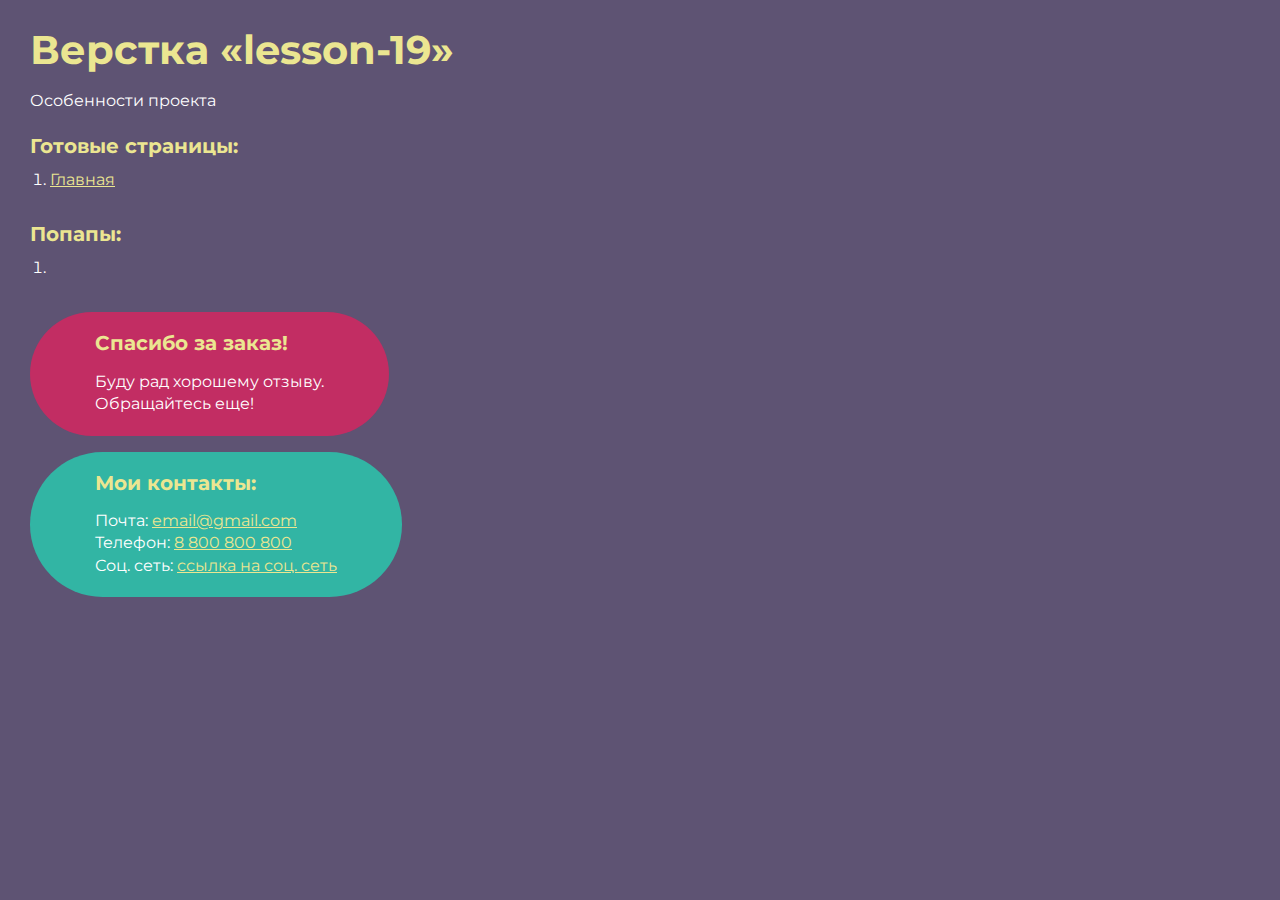
<file: index.html>
<!DOCTYPE html>
<html>

<head>
	<meta charset="UTF-8">
	<meta name="viewport" content="width=device-width, initial-scale=1.0">
	<title>Верстка «урок-19»</title>
</head>

<body>
	<div class="rootpage">
		<h1>Верстка «lesson-19»</h1>
		<div class="rootpage__info">
			Особенности проекта
		</div>
		<h2>Готовые страницы:</h2>
		<ol class="rootpage__list">
			<li><a target="_blank" href="home.html">Главная</a></li>
		</ol>
		<h2>Попапы:</h2>
		<ol class="rootpage__list">
			<li><a target="_blank" href="home.html#"></a></li>
		</ol>
		<div class="rootpage__tnx">
			<h2>Спасибо за заказ!</h2>
			<p>Буду рад хорошему отзыву.</p>
			<p>Обращайтесь еще!</p>
		</div>
		<div class="rootpage__contacts">
			<h2>Мои контакты:</h2>
			<p>Почта: <a href="mailto:email@gmail.com">email@gmail.com</a></p>
			<p>Телефон: <a href="tel:8800800800">8 800 800 800</a></p>
			<p>Соц. сеть: <a href="">ссылка на соц. сеть</a></p>
		</div>
	</div>
</body>
<style>
	@charset "UTF-8";
	@import url("https://fonts.googleapis.com/css?family=Montserrat:regular,700&display=swap");

	*,
	*::before,
	*::after {
		padding: 0px;
		margin: 0px;
		border: 0px;
		box-sizing: border-box;
	}

	html,
	body {
		height: 100%;
		margin: 0;
		padding: 0;
		min-width: 320px;
		width: 100%;
		color: #fff;
		background-color: #5e5373;
	}

	body {
		font-family: Montserrat;
		font-size: 100%;
		line-height: 1;
		font-size: 1rem;
	}

	a {
		text-decoration: underline;
		color: #ebe691
	}

	a:visited {
		text-decoration: underline;
		color: #aaa768;
	}

	a:hover {
		text-decoration: none;
	}

	ul li {
		list-style: none;
	}

	img {
		vertical-align: top;
	}

	.wrapper {
		width: 100%;
		min-height: 100%;
		overflow: hidden;
	}

	.rootpage {
		padding: 30px;
		display: flex;
		flex-direction: column;
		align-items: flex-start;
	}

	@media (max-width: 767px) {
		.rootpage {
			padding: 30px 15px;
		}
	}

	h1 {
		color: #ebe691;
		font-size: 2.5rem;
		margin: 0px 0px 1.25rem 0px;
	}

	@media (max-width: 767px) {
		h1 {
			font-size: 1.85rem;
			margin: 0px 0px 1.25rem 0px;
		}
	}

	h2 {
		color: #ebe691;
		font-size: 1.25rem;
		margin: 0px 0px 1rem 0px;
	}

	@media (max-width: 767px) {
		h2 {
			font-size: 1.125rem;
			margin: 0px 0px 1rem 0px;
		}
	}

	.rootpage__info {
		line-height: 140%;
		margin: 0px 0px 1.5rem 0px;
	}

	.rootpage__list {
		margin: 0px 0px 2.25rem 1.25rem;
	}

	.rootpage__list li:not(:last-child) {
		margin: 0px 0px 15px 0px;
	}

	.rootpage__contacts,
	.rootpage__tnx {
		border-radius: 200px;
		padding: 20px 65px;
		line-height: 140%;
	}

	@media (max-width: 767px) {

		.rootpage__contacts,
		.rootpage__tnx {
			border-radius: 40px;
			padding: 20px;
		}
	}

	.rootpage__contacts {
		background: #32b5a4;

	}

	.rootpage__contacts a {
		color: #ebe691;
	}

	.rootpage__tnx {
		background: #c22d63;
		margin: 0px 0px 1rem 0px;
	}
</style>

</html>
</file>
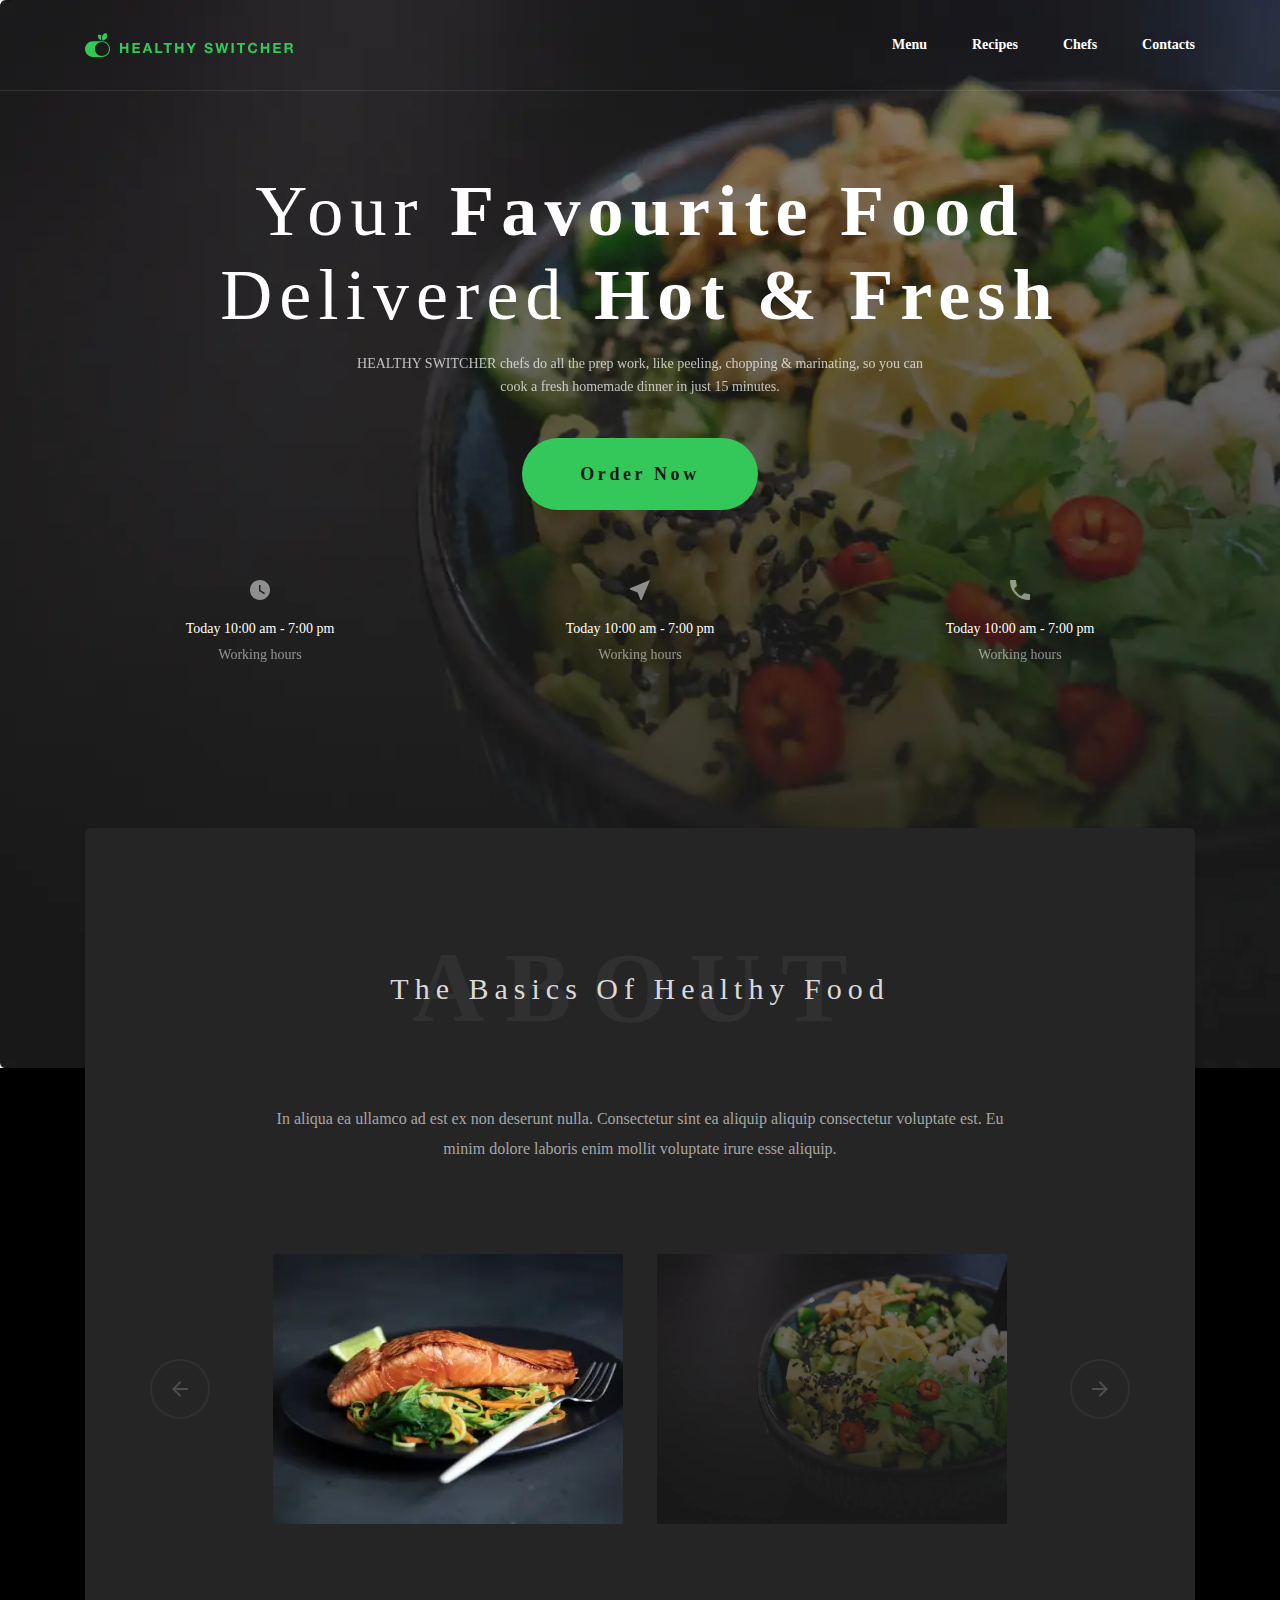
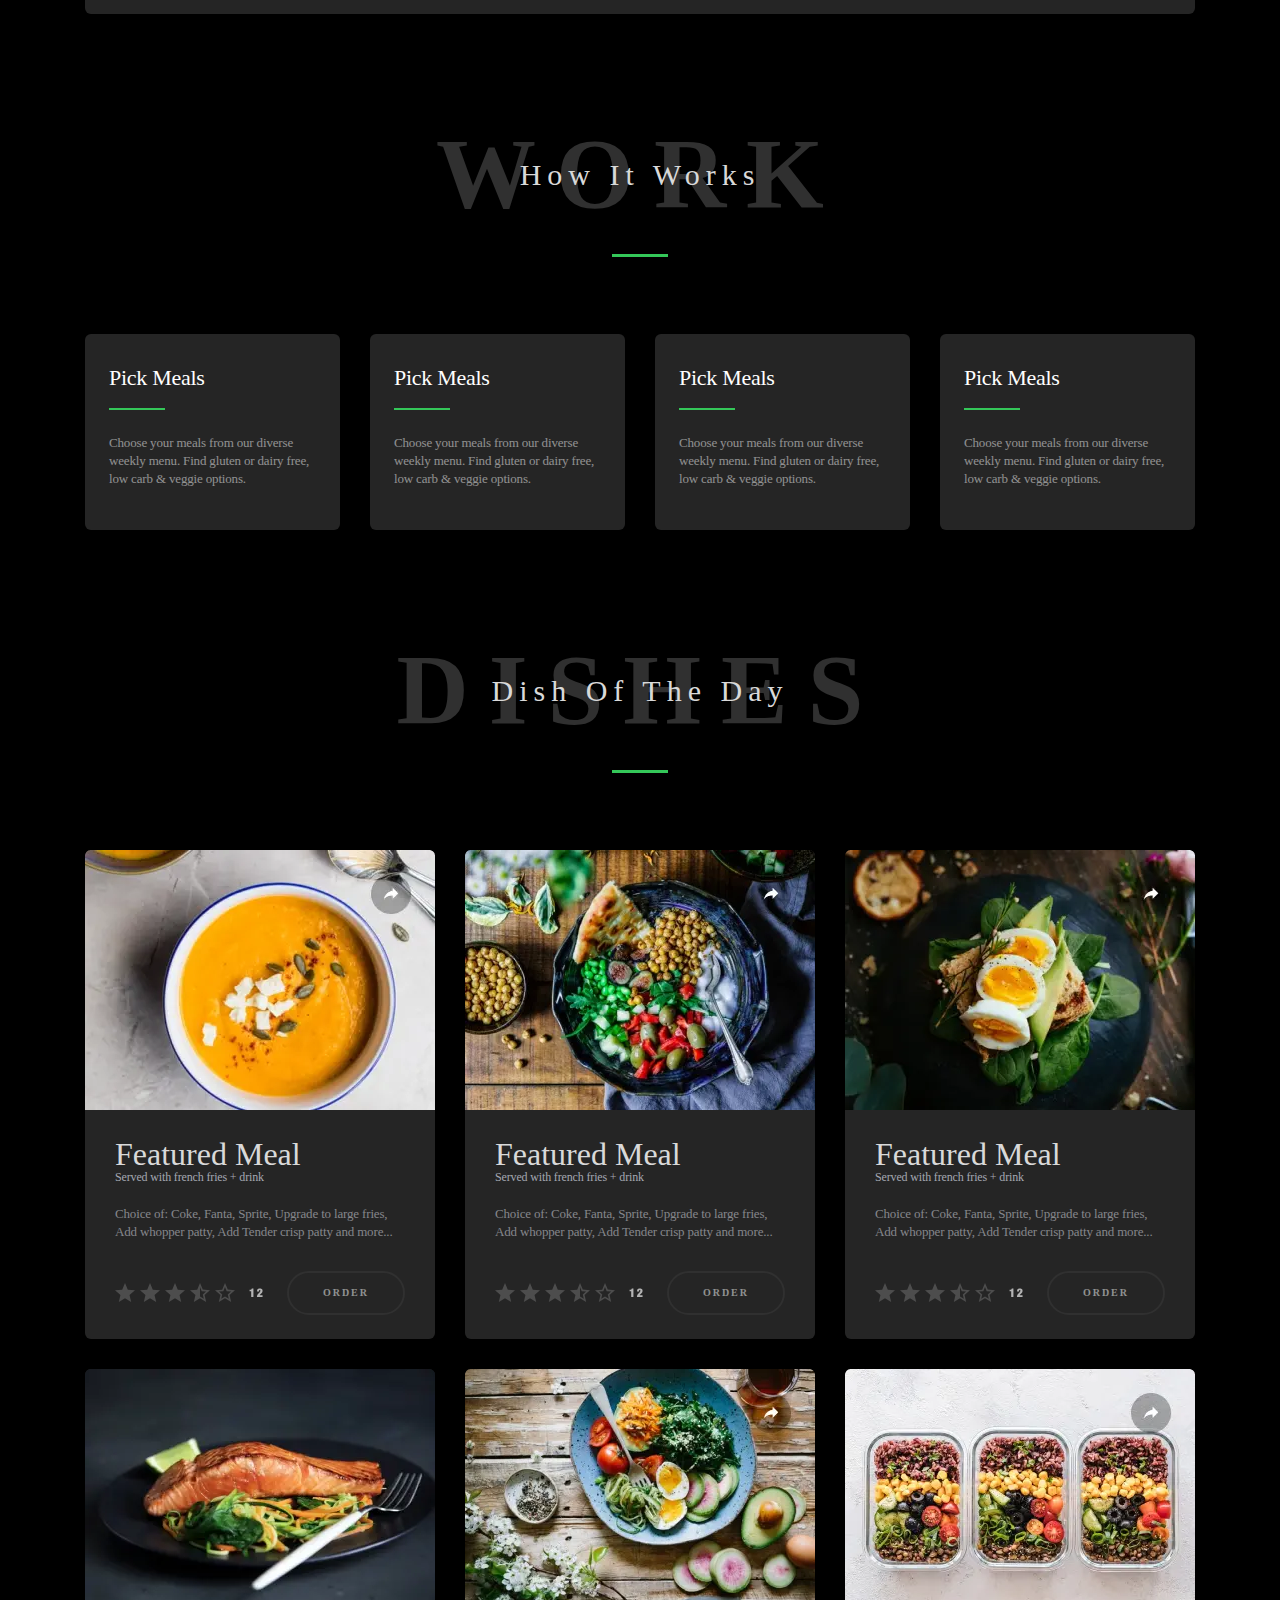
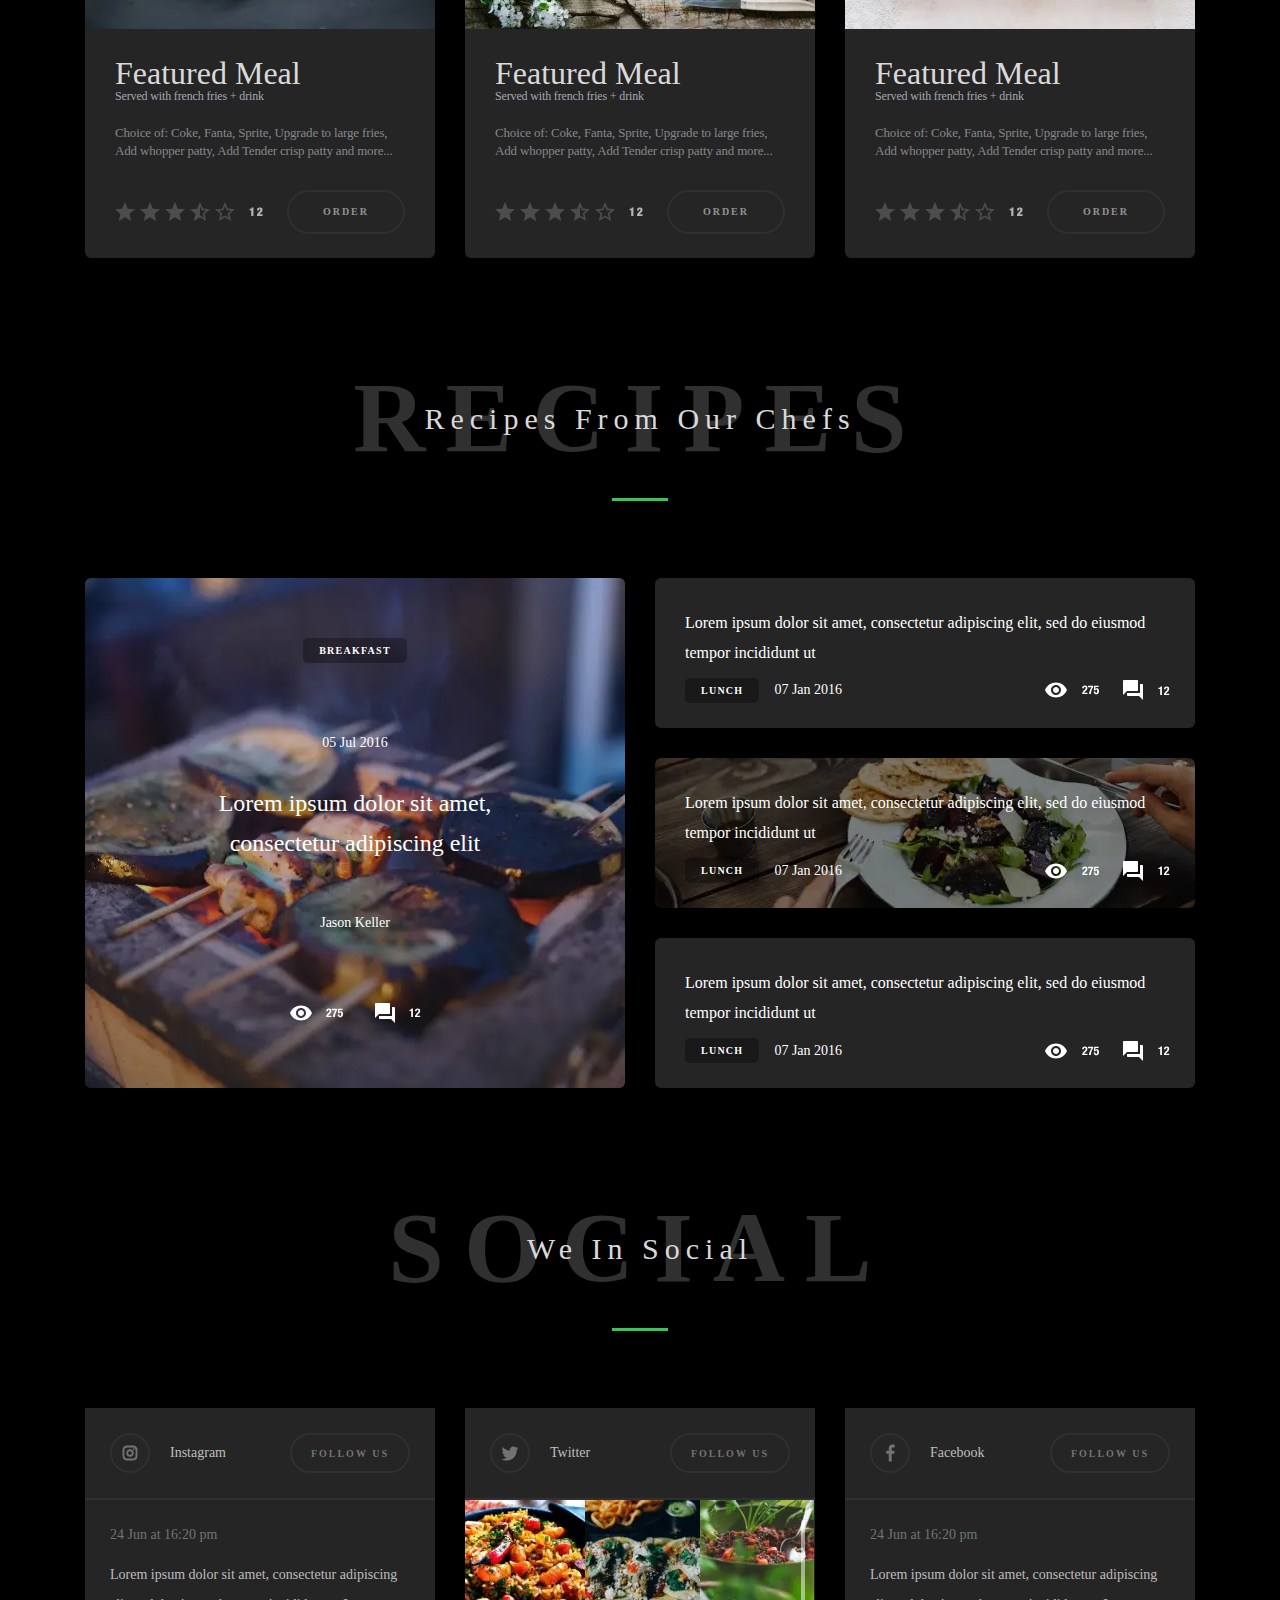
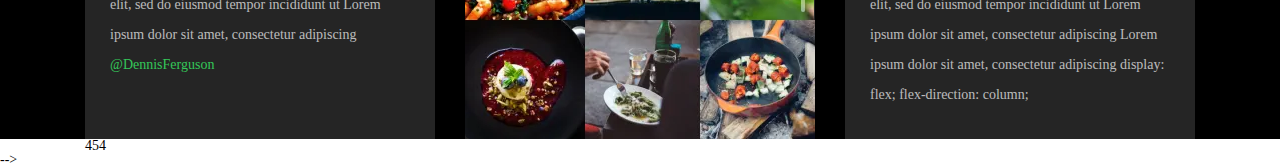
<file: home.html>
<!DOCTYPE html>
<html lang="ru">

<head>
	<title>Главная</title>
	<meta charset="UTF-8">
	<meta name="format-detection" content="telephone=no">
	<!-- <style>body{opacity: 0;}</style> -->
	<link rel="stylesheet" href="css/style.min.css?_v=20220522195209">
	<link rel="shortcut icon" href="favicon.ico">
	<!-- <meta name="robots" content="noindex, nofollow"> -->
	<meta name="viewport" content="width=device-width, initial-scale=1.0">
</head>

<body>
	<div class="wrapper">
		<header class="header">
			<div class="header__container">
				<div class="header__pic-container">
					<img src="img/header/Logo.svg" alt="logo" class="header__logo-main">
					<img src="img/header/slogan.svg" alt="logo" class="header__slogan">
				</div>
				<ul class="header__items">
					<li class="header__item">menu</li>
					<li class="header__item">Recipes</li>
					<li class="header__item">Chefs</li>
					<li class="header__item">Contacts</li>
				</ul>
			</div>
		</header>
		<main class="page">
			<div class="page__about about">
				<div class="about__container">
					<div class="about__header header-about">
						<h1 class="header-about__title"> <span>Your </span> favourite food <span>delivered </span> hot & fresh</h1>
						<div class="header-about__sub-title">HEALTHY SWITCHER chefs do all the prep work, like peeling, chopping & marinating, so you can cook a fresh homemade dinner in just 15 minutes.</div>
						<a href="2" class="header-about__button">Order Now</a>
					</div>
					<div class="about__items">
						<div class="about__item item-about">
							<img src="img/header/clock.svg" alt="" class="item-about__icon">
							<div class="item-about__body">
								<div class="item-about__title">Today 10:00 am - 7:00 pm</div>
								<div class="item-about__sub-title">Working hours</div>
							</div>
						</div>
						<div class="about__item item-about">
							<img src="img/header/cursor.svg" alt="" class="item-about__icon">
							<div class="item-about__body">
								<div class="item-about__title">Today 10:00 am - 7:00 pm</div>
								<div class="item-about__sub-title">Working hours</div>
							</div>
						</div>
						<div class="about__item item-about">
							<img src="img/header/phone.svg" alt="" class="item-about__icon">
							<div class="item-about__body">
								<div class="item-about__title">Today 10:00 am - 7:00 pm</div>
								<div class="item-about__sub-title">Working hours</div>
							</div>
						</div>
					</div>
				</div>
			</div>
			<div class="page__basic basic">
				<div class="basic__container">
					<div class="basic__body">
						<div class="basic__header header-block">
							<div class="header-block__title">The Basics Of Healthy Food</div>
							<div class="header-block__sub-title">about</div>
						</div>
						<div class="basic__main-text">In aliqua ea ullamco ad est ex non deserunt nulla. Consectetur sint ea aliquip aliquip consectetur voluptate est. Eu minim dolore laboris enim mollit voluptate irure esse aliquip.</div>
					</div>
					<div class="basic__content">
						<div class="basic__line">
							<img src="img/basic/Icon-left.svg" alt="2" class="basic__icon">
						</div>
						<div class="basic__slider slider-basic">
							<div class="slider-basic__pic-container">
								<picture><source srcset="img/basic/placeholder.webp" type="image/webp"><img src="img/basic/placeholder.png" alt="" class="slider-basic__img"></picture>
							</div>
							<div class="slider-basic__pic-container">
								<picture><source srcset="img/header/image.webp" type="image/webp"><img src="img/header/image.jpg" alt="" class="slider-basic__img"></picture>
							</div>
						</div>
						<div class="basic__line">
							<img src="img/basic/Icon-right1.svg" alt="2" class="basic__icon">
						</div>
					</div>
				</div>
			</div>
			<div class="page__work work">
				<div class="work__container">
					<div class="work__header header-block">
						<div class="header-block__title">how it works</div>
						<div class="header-block__sub-title">work</div>
					</div>
					<div class="work__items">
						<div class="work__item">
							<div class="content-item">
								<div class="content-item__title">Pick meals</div>
								<div class="content-item__text">Choose your meals from our diverse weekly menu. Find gluten or dairy free, low carb & veggie options.</div>
							</div>
						</div>
						<div class="work__item">
							<div class="content-item">
								<div class="content-item__title">Pick meals</div>
								<div class="content-item__text">Choose your meals from our diverse weekly menu. Find gluten or dairy free, low carb & veggie options.</div>
							</div>
						</div>
						<div class="work__item">
							<div class="content-item">
								<div class="content-item__title">Pick meals</div>
								<div class="content-item__text">Choose your meals from our diverse weekly menu. Find gluten or dairy free, low carb & veggie options.</div>
							</div>
						</div>
						<div class="work__item">
							<div class="content-item">
								<div class="content-item__title">Pick meals</div>
								<div class="content-item__text">Choose your meals from our diverse weekly menu. Find gluten or dairy free, low carb & veggie options.</div>
							</div>
						</div>
					</div>
				</div>
			</div>
			<div class="page__dishes dishes">
				<div class="dishes__container">
					<div class="dishes__header header-block">
						<div class="header-block__title">Dish Of The Day</div>
						<div class="header-block__sub-title">DISHES</div>
					</div>
					<div class="dishes__items">
						<div class="dishes__item">
							<div class="dishes__content content-dishes">
								<div class="content-dishes__pic-container">
									<picture><source srcset="img/dishes/image.webp" type="image/webp"><img src="img/dishes/image.png" alt="" class="content-dishes__img"></picture>
								</div>
								<div class="content-dishes__main-body">
									<div class="dishes-content__label">
										<div class="dishes-content__title">Featured Meal</div>
										<div class="dishes-content__sub-title">Served with french fries + drink</div>
									</div>
									<div class="dishes-content__text">Choice of: Coke, Fanta, Sprite, Upgrade to large fries, Add whopper patty, Add Tender crisp patty and more...</div>
									<div class="dishes-content__footer">
										<div class="dishes-content__rating">
											<img src="img/dishes/stars11.svg" alt="" class="dishes-content__star">
											<img src="img/dishes/12.svg" alt="" class="dishes-content__number">
										</div>
										<div class="dishes-content__button">
											<a href="2" class="dishes-content__btn">ORDER</a>
										</div>
									</div>
								</div>
							</div>

						</div>
						<div class="dishes__item">
							<div class="dishes__content content-dishes">
								<div class="content-dishes__pic-container">
									<picture><source srcset="img/dishes/image2.webp" type="image/webp"><img src="img/dishes/image2.png" alt="" class="content-dishes__img"></picture>
								</div>
								<div class="content-dishes__main-body">
									<div class="dishes-content__label">
										<div class="dishes-content__title">Featured Meal</div>
										<div class="dishes-content__sub-title">Served with french fries + drink</div>
									</div>
									<div class="dishes-content__text">Choice of: Coke, Fanta, Sprite, Upgrade to large fries, Add whopper patty, Add Tender crisp patty and more...</div>
									<div class="dishes-content__footer">
										<div class="dishes-content__rating">
											<img src="img/dishes/stars11.svg" alt="" class="dishes-content__star">
											<img src="img/dishes/12.svg" alt="" class="dishes-content__number">
										</div>
										<div class="dishes-content__button">
											<a href="2" class="dishes-content__btn">ORDER</a>
										</div>
									</div>
								</div>

							</div>

						</div>
						<div class="dishes__item">
							<div class="dishes__content content-dishes">
								<div class="content-dishes__pic-container">
									<picture><source srcset="img/dishes/image3.webp" type="image/webp"><img src="img/dishes/image3.png" alt="" class="content-dishes__img"></picture>
								</div>
								<div class="content-dishes__main-body">
									<div class="dishes-content__label">
										<div class="dishes-content__title">Featured Meal</div>
										<div class="dishes-content__sub-title">Served with french fries + drink</div>
									</div>
									<div class="dishes-content__text">Choice of: Coke, Fanta, Sprite, Upgrade to large fries, Add whopper patty, Add Tender crisp patty and more...</div>
									<div class="dishes-content__footer">
										<div class="dishes-content__rating">
											<img src="img/dishes/stars11.svg" alt="" class="dishes-content__star">
											<img src="img/dishes/12.svg" alt="" class="dishes-content__number">
										</div>
										<div class="dishes-content__button">
											<a href="2" class="dishes-content__btn">ORDER</a>
										</div>
									</div>
								</div>

							</div>

						</div>
						<div class="dishes__item">
							<div class="dishes__content content-dishes">
								<div class="content-dishes__pic-container">
									<picture><source srcset="img/dishes/image4.webp" type="image/webp"><img src="img/dishes/image4.png" alt="" class="content-dishes__img"></picture>
								</div>
								<div class="content-dishes__main-body">
									<div class="dishes-content__label">
										<div class="dishes-content__title">Featured Meal</div>
										<div class="dishes-content__sub-title">Served with french fries + drink</div>
									</div>
									<div class="dishes-content__text">Choice of: Coke, Fanta, Sprite, Upgrade to large fries, Add whopper patty, Add Tender crisp patty and more...</div>
									<div class="dishes-content__footer">
										<div class="dishes-content__rating">
											<img src="img/dishes/stars11.svg" alt="" class="dishes-content__star">
											<img src="img/dishes/12.svg" alt="" class="dishes-content__number">
										</div>
										<div class="dishes-content__button">
											<a href="2" class="dishes-content__btn">ORDER</a>
										</div>
									</div>
								</div>

							</div>

						</div>
						<div class="dishes__item">
							<div class="dishes__content content-dishes">
								<div class="content-dishes__pic-container">
									<picture><source srcset="img/dishes/image5.webp" type="image/webp"><img src="img/dishes/image5.png" alt="" class="content-dishes__img"></picture>
								</div>
								<div class="content-dishes__main-body">
									<div class="dishes-content__label">
										<div class="dishes-content__title">Featured Meal</div>
										<div class="dishes-content__sub-title">Served with french fries + drink</div>
									</div>
									<div class="dishes-content__text">Choice of: Coke, Fanta, Sprite, Upgrade to large fries, Add whopper patty, Add Tender crisp patty and more...</div>
									<div class="dishes-content__footer">
										<div class="dishes-content__rating">
											<img src="img/dishes/stars11.svg" alt="" class="dishes-content__star">
											<img src="img/dishes/12.svg" alt="" class="dishes-content__number">
										</div>
										<div class="dishes-content__button">
											<a href="2" class="dishes-content__btn">ORDER</a>
										</div>
									</div>
								</div>

							</div>

						</div>
						<div class="dishes__item">
							<div class="dishes__content content-dishes">
								<div class="content-dishes__pic-container">
									<picture><source srcset="img/dishes/image6.webp" type="image/webp"><img src="img/dishes/image6.png" alt="" class="content-dishes__img"></picture>
								</div>
								<div class="content-dishes__main-body">
									<div class="dishes-content__label">
										<div class="dishes-content__title">Featured Meal</div>
										<div class="dishes-content__sub-title">Served with french fries + drink</div>
									</div>
									<div class="dishes-content__text">Choice of: Coke, Fanta, Sprite, Upgrade to large fries, Add whopper patty, Add Tender crisp patty and more...</div>
									<div class="dishes-content__footer">
										<div class="dishes-content__rating">
											<img src="img/dishes/stars11.svg" alt="" class="dishes-content__star">
											<img src="img/dishes/12.svg" alt="" class="dishes-content__number">
										</div>
										<div class="dishes-content__button">
											<a href="2" class="dishes-content__btn">ORDER</a>
										</div>
									</div>
								</div>
							</div>

						</div>

					</div>
				</div>
			</div>
			<div class="page__recipe recipe">
				<div class="recipe__container">
					<div class="recipe__header header-block">
						<div class="header-block__title">Recipes From Our Chefs</div>
						<div class="header-block__sub-title">RECIPES</div>
					</div>
					<div class="recipe__items">
						<div class="recipe__item">
							<div class="main-poster">
								<div class="main-poster__body">
									<div class="main-poster__time-food time-food">breakfast</div>
									<div class="main-poster__data">05 Jul 2016</div>
									<div class="main-poster__text">Lorem ipsum dolor sit amet, consectetur adipiscing elit</div>
									<div class="main-poster__name">Jason Keller</div>
								</div>
								<div class="main-poster__footer">
									<div class="main-poster__pic-container">
										<img src="img/recipe/eye.svg" alt="2" class="main-poster__icon">
										<img src="img/recipe/275.svg" alt="2" class="main-poster__icon">
									</div>
									<div class="main-poster__pic-container">
										<img src="img/recipe/chat.svg" alt="2" class="main-poster__icon">
										<img src="img/recipe/12.svg" alt="2" class="main-poster__icon">
									</div>
								</div>
							</div>
						</div>
						<div class="recipe__item">
							<div class="meal-menu">
								<div class="meal-menu__title">Lorem ipsum dolor sit amet, consectetur adipiscing elit, sed do eiusmod tempor incididunt ut</div>
								<div class="meal-menu__footer">
									<div class="meal-menu__event">
										<div class="meal-menu__time-food time-food">lunch</div>
										<div class="meal-menu__data">07 Jan 2016</div>
									</div>
									<div class="meal-menu__reviews">
										<div class="meal-menu__pic-container">
											<img src="img/recipe/eye.svg" alt="2" class="meal-menu__icon">
											<img src="img/recipe/275.svg" alt="2" class="meal-menu__icon">
										</div>
										<div class="meal-menu__pic-container">
											<img src="img/recipe/chat.svg" alt="2" class="meal-menu__icon">
											<img src="img/recipe/12.svg" alt="2" class="meal-menu__icon">
										</div>
									</div>

								</div>
							</div>
							<div class="meal-menu meal-menu_bg">
								<div class="meal-menu__title">Lorem ipsum dolor sit amet, consectetur adipiscing elit, sed do eiusmod tempor incididunt ut</div>
								<div class="meal-menu__footer">
									<div class="meal-menu__event">
										<div class="meal-menu__time-food time-food">lunch</div>
										<div class="meal-menu__data">07 Jan 2016</div>
									</div>
									<div class="meal-menu__reviews">
										<div class="meal-menu__pic-container">
											<img src="img/recipe/eye.svg" alt="2" class="meal-menu__icon">
											<img src="img/recipe/275.svg" alt="2" class="meal-menu__icon">
										</div>
										<div class="meal-menu__pic-container">
											<img src="img/recipe/chat.svg" alt="2" class="meal-menu__icon">
											<img src="img/recipe/12.svg" alt="2" class="meal-menu__icon">
										</div>
									</div>

								</div>
							</div>
							<div class="meal-menu">
								<div class="meal-menu__title">Lorem ipsum dolor sit amet, consectetur adipiscing elit, sed do eiusmod tempor incididunt ut</div>
								<div class="meal-menu__footer">
									<div class="meal-menu__event">
										<div class="meal-menu__time-food time-food">lunch</div>
										<div class="meal-menu__data">07 Jan 2016</div>
									</div>
									<div class="meal-menu__reviews">
										<div class="meal-menu__pic-container">
											<img src="img/recipe/eye.svg" alt="2" class="meal-menu__icon">
											<img src="img/recipe/275.svg" alt="2" class="meal-menu__icon">
										</div>
										<div class="meal-menu__pic-container">
											<img src="img/recipe/chat.svg" alt="2" class="meal-menu__icon">
											<img src="img/recipe/12.svg" alt="2" class="meal-menu__icon">
										</div>
									</div>

								</div>
							</div>
						</div>
					</div>
				</div>
			</div>
			<div class="page__social social">
				<div class="social__container">
					<div class="social__header header-block">
						<div class="header-block__title">We in Social</div>
						<div class="header-block__sub-title">SOCIAL</div>
					</div>
					<div class="social__items">
						<div class="social__item">
							<div class="social__content content-social">
								<div class="content-social__header header-social">
									<div class="header-social__pic-container">
										<img src="img/social/Instagram.svg" alt="" class="header-social__icon">
										<div class="header-social__social-network">Instagram</div>
									</div>
									<a href="2" class="header-social__btn">follow us</a>
								</div>
								<div class="content-social__body">
									<div class="content-social__data">24 Jun at 16:20 pm</div>
									<div class="content-social__text">Lorem ipsum dolor sit amet, consectetur adipiscing elit, sed do eiusmod tempor incididunt ut Lorem ipsum dolor sit amet, consectetur adipiscing</div>
									<div class="content-social__label">@DennisFerguson</div>
								</div>
							</div>
						</div>
						<div class="social__item">
							<div class="social__content content-social">
								<div class="content-social__header header-social">
									<div class="header-social__pic-container">
										<img src="img/social/Twitter.svg" alt="" class="header-social__icon">
										<div class="header-social__social-network">Twitter</div>
									</div>
									<a href="2" class="header-social__btn">follow us</a>
								</div>
								<div class="content-social__body content-social__body_padd">
									<!-- <picture><source srcset="img/social/content.webp" type="image/webp"><img src="img/social/content.png" alt="" class="content-social__image"></picture> -->
								</div>
							</div>
						</div>
						<div class="social__item">
							<div class="social__content content-social">
								<div class="content-social__header header-social">
									<div class="header-social__pic-container">
										<img src="img/social/Facebook.svg" alt="2" class="header-social__icon">
										<div class="header-social__social-network">Facebook</div>
									</div>
									<a href="2" class="header-social__btn">follow us</a>
								</div>
								<div class="content-social__body">
									<div class="content-social__data">24 Jun at 16:20 pm</div>
									<div class="content-social__text">Lorem ipsum dolor sit amet, consectetur adipiscing elit, sed do eiusmod tempor incididunt ut Lorem ipsum dolor sit amet, consectetur adipiscing Lorem ipsum dolor sit amet, consectetur adipiscing display: flex;
										flex-direction: column;</div>
								</div>
							</div>
						</div>
					</div>
				</div>
			</div>

		</main>
		<footer class="footer">
			<div class="footer__container">
				<ul>
					<li>
						454

					</li>
				</ul>
			</div>
		</footer>
	</div>

	<!-- <!-- <div id="popup" aria-hidden="true" class="popup">
	<div class="popup__wrapper">
		<div class="popup__content">
			<button data-close type="button" class="popup__close">Закрыть</button>
			<div class="popup__text">
				Text
			</div>
		</div>
	</div>
</div> -->
	<script src="js/app.min.js?_v=20220522195209"></script> -->
</body>

</html>
</file>
<file: css/style.min.css>
@charset "UTF-8";*{padding:0;margin:0;border:0}*,:after,:before{-webkit-box-sizing:border-box;box-sizing:border-box}body,html{height:100%;min-width:320px}body{color:#000;line-height:1;font-family:"";font-size:.875rem;-ms-text-size-adjust:100%;-moz-text-size-adjust:100%;-webkit-text-size-adjust:100%;-webkit-font-smoothing:antialiased;-moz-osx-font-smoothing:grayscale}button,input,textarea{font-family:"";font-size:inherit}button{cursor:pointer;color:inherit;background-color:inherit}a{color:inherit}a:link,a:visited{text-decoration:none}a:hover{text-decoration:none}ul li{list-style:none}img{vertical-align:top}h1,h2,h3,h4,h5,h6{font-weight:inherit;font-size:inherit}.lock body{overflow:hidden;-ms-touch-action:none;touch-action:none}.wrapper{min-height:100%;display:-webkit-box;display:-ms-flexbox;display:flex;-webkit-box-orient:vertical;-webkit-box-direction:normal;-ms-flex-direction:column;flex-direction:column;overflow:hidden}.wrapper>main{-webkit-box-flex:1;-ms-flex:1 1 auto;flex:1 1 auto}.wrapper>*{min-width:0}[class*=__container]{max-width:69.375rem;-webkit-box-sizing:content-box;box-sizing:content-box;margin:0 auto;padding:0 .9375rem}[class*=-ibg]{position:relative}[class*=-ibg] img{position:absolute;width:100%;height:100%;top:0;left:0;-o-object-fit:cover;object-fit:cover}[class*=-ibg_contain] img{-o-object-fit:contain;object-fit:contain}.header{border-bottom:1px solid rgba(255,255,255,.1);position:absolute;width:100%}.header__container{display:-webkit-box;display:-ms-flexbox;display:flex;min-height:90px;-webkit-box-align:center;-ms-flex-align:center;align-items:center;-webkit-box-pack:justify;-ms-flex-pack:justify;justify-content:space-between}.header__pic-container{display:-webkit-box;display:-ms-flexbox;display:flex;-webkit-box-align:center;-ms-flex-align:center;align-items:center;-webkit-box-pack:center;-ms-flex-pack:center;justify-content:center;-webkit-column-gap:9px;-moz-column-gap:9px;column-gap:9px}.header__slogan{-ms-flex-item-align:end;-ms-grid-row-align:end;align-self:end;-webkit-transform:translateY(-3px);-ms-transform:translateY(-3px);transform:translateY(-3px)}.header__items{color:#fff;display:-webkit-box;display:-ms-flexbox;display:flex;-webkit-column-gap:45px;-moz-column-gap:45px;column-gap:45px;-ms-flex-wrap:wrap;flex-wrap:wrap}.header__item{-webkit-box-pack:center;-ms-flex-pack:center;justify-content:center;-webkit-box-align:center;-ms-flex-align:center;align-items:center;text-transform:capitalize;font-weight:700;line-height:20px;-webkit-transition:all .4s ease 0s;-o-transition:all .4s ease 0s;transition:all .4s ease 0s}.header__item:hover{color:#34c759}.page{background:#000}.no-webp .page__about{background:url(../img/header/image.jpg) 0 0/cover no-repeat}.page__about{padding:170px 0 400px 0}.about__header:not(:last-child){margin:0 0 70px 0}.about__items{display:-webkit-box;display:-ms-flexbox;display:flex;-webkit-box-flex:0;-ms-flex:0 1 915px;flex:0 1 915px;-webkit-box-pack:justify;-ms-flex-pack:justify;justify-content:space-between;-ms-flex-wrap:wrap;flex-wrap:wrap;margin:0 -15px}.about__item{display:-webkit-box;display:-ms-flexbox;display:flex;-webkit-box-orient:vertical;-webkit-box-direction:normal;-ms-flex-direction:column;flex-direction:column;text-align:center;-webkit-transition:all .3s ease 0s;-o-transition:all .3s ease 0s;transition:all .3s ease 0s}.about__item:hover{-webkit-transform:scale(1.1);-ms-transform:scale(1.1);transform:scale(1.1)}.header-about{color:#fff;text-align:center;display:-webkit-box;display:-ms-flexbox;display:flex;-webkit-box-orient:vertical;-webkit-box-direction:normal;-ms-flex-direction:column;flex-direction:column;-webkit-box-align:center;-ms-flex-align:center;align-items:center;-webkit-box-pack:center;-ms-flex-pack:center;justify-content:center}.header-about__title{max-width:1100px;font-size:72px;line-height:1.16;letter-spacing:.1em;text-transform:capitalize;font-weight:900}.header-about__title span{font-weight:400}.header-about__title:not(:last-child){margin-bottom:16px}.header-about__sub-title{max-width:595px;line-height:1.62;opacity:.7}.header-about__sub-title:not(:last-child){margin:0 0 40px 0}.header-about__button{background:#34c759;border-radius:43px;display:-webkit-inline-box;display:-ms-inline-flexbox;display:inline-flex;-webkit-box-pack:center;-ms-flex-pack:center;justify-content:center;-webkit-box-align:center;-ms-flex-align:center;align-items:center;min-height:72px;padding:0 58px;font-weight:700;font-size:18px;line-height:22px;letter-spacing:.2em;color:#1a1a1a;-webkit-transition:all .3s ease 0s;-o-transition:all .3s ease 0s;transition:all .3s ease 0s}.header-about__button:hover{color:#fff;background:rgba(38,158,68,.8431372549)}.item-about{-webkit-box-flex:1;-ms-flex:1 1 33.333%;flex:1 1 33.333%;color:#fff;min-width:174px;padding:0 15px}.item-about__icon{-webkit-box-flex:0;-ms-flex:0 0 20px;flex:0 0 20px;max-height:20px}.item-about__icon:not(:last-child){margin:0 0 16px 0}.item-about__title{line-height:1.88}.item-about__sub-title{font-size:14px;line-height:1.78;opacity:.5}.page__basic{margin:0 0 110px 0}.header-block{max-width:577px;margin:0 auto;display:-webkit-box;display:-ms-flexbox;display:flex;-webkit-box-orient:vertical;-webkit-box-direction:normal;-ms-flex-direction:column;flex-direction:column;-webkit-box-align:center;-ms-flex-align:center;align-items:center;-webkit-box-pack:center;-ms-flex-pack:center;justify-content:center;position:relative;margin-bottom:110px}.header-block::after{content:"";position:absolute;top:130px;width:56px;height:3px;background:#34c759;-webkit-transition:all .5s ease 0s;-o-transition:all .5s ease 0s;transition:all .5s ease 0s}.header-block:hover::after{width:100%}.header-block__title{text-transform:capitalize;text-align:center;font-size:30px;line-height:1.3;letter-spacing:.2em;color:#d9d9d9;position:absolute;z-index:3;top:50%;left:50%;-webkit-transform:translate(-50%,-50%);-ms-transform:translate(-50%,-50%);transform:translate(-50%,-50%);width:100%}.header-block__sub-title{font-weight:900;font-size:100px;letter-spacing:.2em;color:#303030;text-transform:uppercase}.basic__header{margin-bottom:66px}.basic .header-block::after{content:"";width:0}.basic__container{background:#252525;-webkit-box-shadow:0 2px 5px rgba(0,0,0,.1);box-shadow:0 2px 5px rgba(0,0,0,.1);border-radius:6px;padding:110px 0 90px 0;margin-top:-240px}.basic__body:not(:last-child){margin:0 0 90px 0}.basic__main-text{max-width:734px;margin:0 auto;text-align:center;font-size:16px;line-height:1.88;color:#a6a6a6}.basic__line{display:-webkit-box;display:-ms-flexbox;display:flex;-webkit-box-flex:0;-ms-flex:0 1 60px;flex:0 1 60px;height:60px;border-radius:50%;-webkit-box-align:center;-ms-flex-align:center;align-items:center;-webkit-box-pack:center;-ms-flex-pack:center;justify-content:center;border:2px solid #303030}.basic__icon{-webkit-box-flex:0;-ms-flex:0 0 16px;flex:0 0 16px}.basic__content{max-width:980px;margin:0 auto;display:-webkit-box;display:-ms-flexbox;display:flex;-webkit-column-gap:10px;-moz-column-gap:10px;column-gap:10px;-webkit-box-pack:justify;-ms-flex-pack:justify;justify-content:space-between;-webkit-box-align:center;-ms-flex-align:center;align-items:center;position:relative}.slider-basic{display:-webkit-box;display:-ms-flexbox;display:flex;-webkit-box-pack:justify;-ms-flex-pack:justify;justify-content:space-between;-webkit-box-flex:0;-ms-flex:0 1 734px;flex:0 1 734px}.slider-basic__pic-container{position:relative;-webkit-box-flex:0;-ms-flex:0 1 47.6839237057%;flex:0 1 47.6839237057%;padding-bottom:36.8%}.slider-basic__img{position:absolute;width:100%;height:100%;top:0;left:0;-o-object-fit:cover;object-fit:cover}.work{margin:0 0 110px 0}.work__items{display:-webkit-box;display:-ms-flexbox;display:flex;margin:0 -15px;-ms-flex-wrap:wrap;flex-wrap:wrap;row-gap:30px;-webkit-box-align:center;-ms-flex-align:center;align-items:center;-webkit-box-pack:center;-ms-flex-pack:center;justify-content:center}.work__item{padding:0 15px;-webkit-box-flex:0;-ms-flex:0 1 25%;flex:0 1 25%;min-width:240px}.content-item{background:#252525;-webkit-box-shadow:0 2px 5px rgba(0,0,0,.1);box-shadow:0 2px 5px rgba(0,0,0,.1);border-radius:6px;padding:24px 24px 42px;-webkit-transition:all .3s ease 0s;-o-transition:all .3s ease 0s;transition:all .3s ease 0s}.content-item__title{font-size:22px;line-height:1.82;letter-spacing:-.275px;text-transform:capitalize;color:#fff}.content-item__title::after{content:" ";display:block;width:56px;height:2px;background-color:#34c759;margin:10px 0 24px 0}.content-item__text{font-size:13px;line-height:1.38;letter-spacing:-.1625px;color:rgba(255,255,255,.5)}.content-item:hover{background-color:#34c759;color:#191919;-webkit-transform:scale(1.05);-ms-transform:scale(1.05);transform:scale(1.05)}.content-item:hover .content-item__title{color:#191919}.content-item:hover .content-item__text{color:#191919}.content-item:hover .content-item__title::after{background:#191919}.dishes{margin:0 0 110px 0}.dishes__items{margin:0 -15px;display:-webkit-box;display:-ms-flexbox;display:flex;-webkit-box-align:center;-ms-flex-align:center;align-items:center;-webkit-box-pack:center;-ms-flex-pack:center;justify-content:center;-ms-flex-wrap:wrap;flex-wrap:wrap;row-gap:30px}.dishes__item{padding:0 15px;-webkit-box-flex:1;-ms-flex:1 1 33.333%;flex:1 1 33.333%;min-width:300px}.dishes__content{background:#252525;-webkit-box-shadow:0 2px 5px rgba(0,0,0,.1);box-shadow:0 2px 5px rgba(0,0,0,.1);border-radius:6px;-webkit-transition:all .3s ease 0s;-o-transition:all .3s ease 0s;transition:all .3s ease 0s}.dishes__content:hover{-webkit-transform:scale(1.05);-ms-transform:scale(1.05);transform:scale(1.05)}.content-dishes__pic-container{position:relative;padding-bottom:74.2857142857%}.content-dishes__img{position:absolute;width:100%;height:100%;top:0;left:0;-o-object-fit:cover;object-fit:cover}.content-dishes__main-body{padding:29px 30px 24px 30px}.dishes-content__label:not(:last-child){margin-bottom:20px}.dishes-content__title{font-size:32px;line-height:30px;color:#d9d9d9}.dishes-content__sub-title{font-size:12px;line-height:16px;letter-spacing:-.15px;color:#a4a8b2}.dishes-content__text{font-size:13px;line-height:18px;letter-spacing:-.1625px;color:#85878c}.dishes-content__text:not(:last-child){margin-bottom:30px}.dishes-content__footer{display:-webkit-box;display:-ms-flexbox;display:flex;-ms-flex-wrap:wrap;flex-wrap:wrap;-webkit-box-pack:justify;-ms-flex-pack:justify;justify-content:space-between;-webkit-box-align:center;-ms-flex-align:center;align-items:center}.dishes-content__rating{display:-webkit-box;display:-ms-flexbox;display:flex;-webkit-box-align:center;-ms-flex-align:center;align-items:center;-webkit-column-gap:14px;-moz-column-gap:14px;column-gap:14px;padding-right:0}.dishes-content__star:hover{-webkit-filter:brightness(0) saturate(100%) invert(84%) sepia(58%) saturate(3762%) hue-rotate(328deg) brightness(101%) contrast(95%);filter:brightness(0) saturate(100%) invert(84%) sepia(58%) saturate(3762%) hue-rotate(328deg) brightness(101%) contrast(95%)}.dishes-content__button{display:-webkit-box;display:-ms-flexbox;display:flex;min-height:40px;font-weight:900;font-size:10px;line-height:40px;text-align:center;-webkit-box-align:center;-ms-flex-align:center;align-items:center;-webkit-box-pack:center;-ms-flex-pack:center;justify-content:center;letter-spacing:.2em;text-transform:uppercase;color:rgba(255,255,255,.5);padding:0 34px;border:2px solid #303030;border-radius:30px;-webkit-transition:all .3s ease 0s;-o-transition:all .3s ease 0s;transition:all .3s ease 0s}.dishes-content__button:hover{background:#34c759;color:#252525}.page__recipe{padding:0;margin:0 0 110px 0}.recipe__items{display:-webkit-box;display:-ms-flexbox;display:flex;margin:0 -15px;-ms-flex-wrap:wrap;flex-wrap:wrap}.recipe__item{-webkit-box-flex:0;-ms-flex:0 1 50%;flex:0 1 50%;padding:0 15px}.no-webp .main-poster{background:url(../img/recipe/image.png) center/cover no-repeat}.main-poster{color:#fff;display:-webkit-box;display:-ms-flexbox;display:flex;-webkit-box-orient:vertical;-webkit-box-direction:normal;-ms-flex-direction:column;flex-direction:column;-webkit-box-align:center;-ms-flex-align:center;align-items:center;-webkit-box-pack:center;-ms-flex-pack:center;justify-content:center;padding:60px 90px;max-height:510px;-webkit-transition:all .3s ease 0s;-o-transition:all .3s ease 0s;transition:all .3s ease 0s}.main-poster:hover{-webkit-transform:scale(1.05);-ms-transform:scale(1.05);transform:scale(1.05)}.main-poster__body{max-width:359px;text-align:center;margin:0 auto}.main-poster__body:not(:last-child){margin-bottom:60px}.main-poster__time-food:not(:last-child){margin:0 0 65px 0}.main-poster__data,.main-poster__name{font-size:14px;line-height:2.14;color:#fff}.main-poster__data:not(:last-child){margin:0 0 25px 0}.main-poster__text{font-size:24px;line-height:1.67;color:#fff}.main-poster__text:not(:last-child){margin:0 0 45px 0}.main-poster__footer{display:-webkit-box;display:-ms-flexbox;display:flex;min-height:30px;-webkit-column-gap:24px;-moz-column-gap:24px;column-gap:24px;-webkit-box-pack:center;-ms-flex-pack:center;justify-content:center;-webkit-box-align:center;-ms-flex-align:center;align-items:center}.main-poster__pic-container{display:-webkit-box;display:-ms-flexbox;display:flex;-webkit-column-gap:14px;-moz-column-gap:14px;column-gap:14px;-webkit-box-pack:center;-ms-flex-pack:center;justify-content:center;-webkit-box-align:center;-ms-flex-align:center;align-items:center;padding:0 4px}.time-food{font-weight:900;font-size:10px;line-height:2.5;min-height:25px;letter-spacing:1.25px;text-transform:uppercase;background:rgba(0,0,0,.3);display:-webkit-inline-box;display:-ms-inline-flexbox;display:inline-flex;-webkit-box-pack:center;-ms-flex-pack:center;justify-content:center;-webkit-box-align:center;-ms-flex-align:center;align-items:center;padding:0 16px;border-radius:5px;-webkit-transition:all .3s ease 0s;-o-transition:all .3s ease 0s;transition:all .3s ease 0s}.meal-menu{padding:30px 25px 25px 30px;color:#fff;background:#252525;-webkit-box-shadow:0 2px 5px rgba(0,0,0,.1);box-shadow:0 2px 5px rgba(0,0,0,.1);border-radius:6px;-webkit-transition:all .3s ease 0s;-o-transition:all .3s ease 0s;transition:all .3s ease 0s}.meal-menu:hover{-webkit-transform:scale(1.05);-ms-transform:scale(1.05);transform:scale(1.05)}.meal-menu:hover:not(:nth-child(2)){background-color:#34c759;color:#252525}.meal-menu:hover .time-food{background:#000;color:#fff}.meal-menu:not(:last-child){margin:0 0 30px 0}.no-webp .meal-menu_bg{background:url(../img/recipe/image-2.png) center/cover no-repeat}.meal-menu__title{font-size:16px;line-height:1.88}.meal-menu__title:not(:last-child){margin:0 0 10px 0}.meal-menu__footer{display:-webkit-box;display:-ms-flexbox;display:flex;-webkit-box-pack:justify;-ms-flex-pack:justify;justify-content:space-between;-webkit-box-align:center;-ms-flex-align:center;align-items:center;-webkit-column-gap:15px;-moz-column-gap:15px;column-gap:15px;-ms-flex-wrap:wrap;flex-wrap:wrap}.meal-menu__event{display:-webkit-box;display:-ms-flexbox;display:flex;-webkit-column-gap:15px;-moz-column-gap:15px;column-gap:15px;-webkit-box-pack:center;-ms-flex-pack:center;justify-content:center;-webkit-box-align:center;-ms-flex-align:center;align-items:center}.meal-menu__data{white-space:nowrap}.meal-menu__reviews{display:-webkit-box;display:-ms-flexbox;display:flex;-webkit-column-gap:24px;-moz-column-gap:24px;column-gap:24px}.meal-menu__pic-container{display:-webkit-box;display:-ms-flexbox;display:flex;-webkit-column-gap:15px;-moz-column-gap:15px;column-gap:15px;-webkit-box-pack:center;-ms-flex-pack:center;justify-content:center;-webkit-box-align:center;-ms-flex-align:center;align-items:center}.social__items{display:-webkit-box;display:-ms-flexbox;display:flex;-ms-flex-wrap:wrap;flex-wrap:wrap;margin:0 -15px;row-gap:30px;-webkit-box-pack:center;-ms-flex-pack:center;justify-content:center}.social__item{-webkit-box-flex:1;-ms-flex:1 1 33.333%;flex:1 1 33.333%;padding:0 15px;max-width:380px;min-width:320px}.content-social{height:100%;background-color:#252525;padding:25px 0 0 0}.content-social__header{display:-webkit-box;display:-ms-flexbox;display:flex;padding:0 25px 25px 25px;-webkit-box-align:center;-ms-flex-align:center;align-items:center;-webkit-box-pack:justify;-ms-flex-pack:justify;justify-content:space-between;border-bottom:2px solid #303030}.content-social__body{padding:20px 25px 25px 25px}.no-webp .content-social__body_padd{background:url(../img/social/content.png) center/cover no-repeat}.content-social__body_padd{padding:0;height:239px}.content-social__data{font-size:14px;line-height:30px;color:#737373}.content-social__data:not(:last-child){margin-bottom:10px}.content-social__text{line-height:2.14;max-height:154px;overflow:auto;color:rgba(255,255,255,.7)}.content-social__label{line-height:30px;color:#34c759}.header-social__pic-container{display:-webkit-box;display:-ms-flexbox;display:flex;-webkit-box-align:center;-ms-flex-align:center;align-items:center;-webkit-column-gap:20px;-moz-column-gap:20px;column-gap:20px}.header-social__social-network{color:#bfbfbf}.header-social__btn{font-weight:900;font-size:10px;line-height:1.5;text-align:center;letter-spacing:.2em;text-transform:uppercase;color:#737373;display:-webkit-box;display:-ms-flexbox;display:flex;-webkit-box-pack:center;-ms-flex-pack:center;justify-content:center;-webkit-box-align:center;-ms-flex-align:center;align-items:center;text-align:center;min-height:40px;padding:0 19px;border:2px solid #303030;border-radius:30px}@media (max-width:1100.98px){.dishes-content__rating{margin:0 0 20px 0}.dishes-content__button{-webkit-box-flex:0;-ms-flex:0 1 100%;flex:0 1 100%}}@media (max-width:991.98px){.page__about{padding:130px 0 350px 0}.about__header:not(:last-child){margin:0 0 40px 0}.header-about__title{font-size:60px}.page__basic{margin:0 0 50px 0}.header-block__title{font-size:25px}.header-block__sub-title{font-size:80px}.basic__header{margin-bottom:30px}.basic__container{padding:60px 0 40px 0}.basic__body:not(:last-child){margin:0 0 60px 0}.work{margin:0 0 50px 0}.work__item{-webkit-box-flex:0;-ms-flex:0 1 50%;flex:0 1 50%}.dishes{margin:0 0 50px 0}.page__recipe{margin:0 0 50px 0}.recipe__item{-webkit-box-flex:0;-ms-flex:0 1 100%;flex:0 1 100%}.recipe__item:not(:last-child){margin:0 0 30px 0}.main-poster{padding:40px 60px}.meal-menu__title{text-align:center}.meal-menu__footer{-webkit-box-pack:center;-ms-flex-pack:center;justify-content:center;-webkit-box-align:center;-ms-flex-align:center;align-items:center;row-gap:15px}}@media (max-width:767.98px){.header__container{-webkit-box-orient:vertical;-webkit-box-direction:normal;-ms-flex-direction:column;flex-direction:column;-webkit-box-pack:center;-ms-flex-pack:center;justify-content:center;-webkit-box-align:center;-ms-flex-align:center;align-items:center}.header__pic-container{margin-bottom:20px}.header__items{-webkit-column-gap:20px;-moz-column-gap:20px;column-gap:20px}.header__item{font-size:17px}.page__about{padding:110px 0 300px 0}.about__header:not(:last-child){margin:0 0 30px 0}.header-about__title{font-size:40px}.header-block{margin-bottom:70px}.header-block::after{top:100px}.header-block__title{font-size:23px}.slider-basic{-webkit-box-flex:0;-ms-flex:0 1 100%;flex:0 1 100%;padding:0 15px;-ms-flex-wrap:wrap;flex-wrap:wrap}.slider-basic__pic-container{-webkit-box-flex:0;-ms-flex:0 1 100%;flex:0 1 100%}.slider-basic__pic-container:not(:last-child){margin:0 0 15px 0}.dishes__item{-webkit-box-flex:0;-ms-flex:0 1 100%;flex:0 1 100%;min-width:0}.social__items{row-gap:15px}.content-social__header{padding:0 15px 15px 15px}.header-social__pic-container{-webkit-column-gap:10px;-moz-column-gap:10px;column-gap:10px}}@media (max-width:767.68px){.basic__line{display:none}.basic__content{-webkit-box-pack:center;-ms-flex-pack:center;justify-content:center;-webkit-box-orient:vertical;-webkit-box-direction:reverse;-ms-flex-direction:column-reverse;flex-direction:column-reverse;-webkit-box-align:stretch;-ms-flex-align:stretch;align-items:stretch}}@media (max-width:600px){.header-block__sub-title{font-size:70px}}@media (max-width:560px){.item-about__icon{-webkit-box-flex:0;-ms-flex:0 1 50%;flex:0 1 50%}}@media (max-width:500.98px){.work__item{-webkit-box-flex:0;-ms-flex:0 1 100%;flex:0 1 100%}}@media (max-width:424.98px){.dishes__items{row-gap:15px}.recipe__item:not(:last-child){margin:0 0 15px 0}.meal-menu:not(:last-child){margin:0 0 15px 0}}@media (max-width:400.98px){.header-block::after{top:80px}}@media (max-width:400px){.header-block__title{font-size:20px}.header-block__sub-title{font-size:53px}}.webp .page__about{background:url(../img/header/image.webp) 0 0/cover no-repeat}.webp .main-poster{background:url(../img/recipe/image.webp) center/cover no-repeat}.webp .meal-menu_bg{background:url(../img/recipe/image-2.webp) center/cover no-repeat}.webp .content-social__body_padd{background:url(../img/social/content.webp) center/cover no-repeat}
</file>
